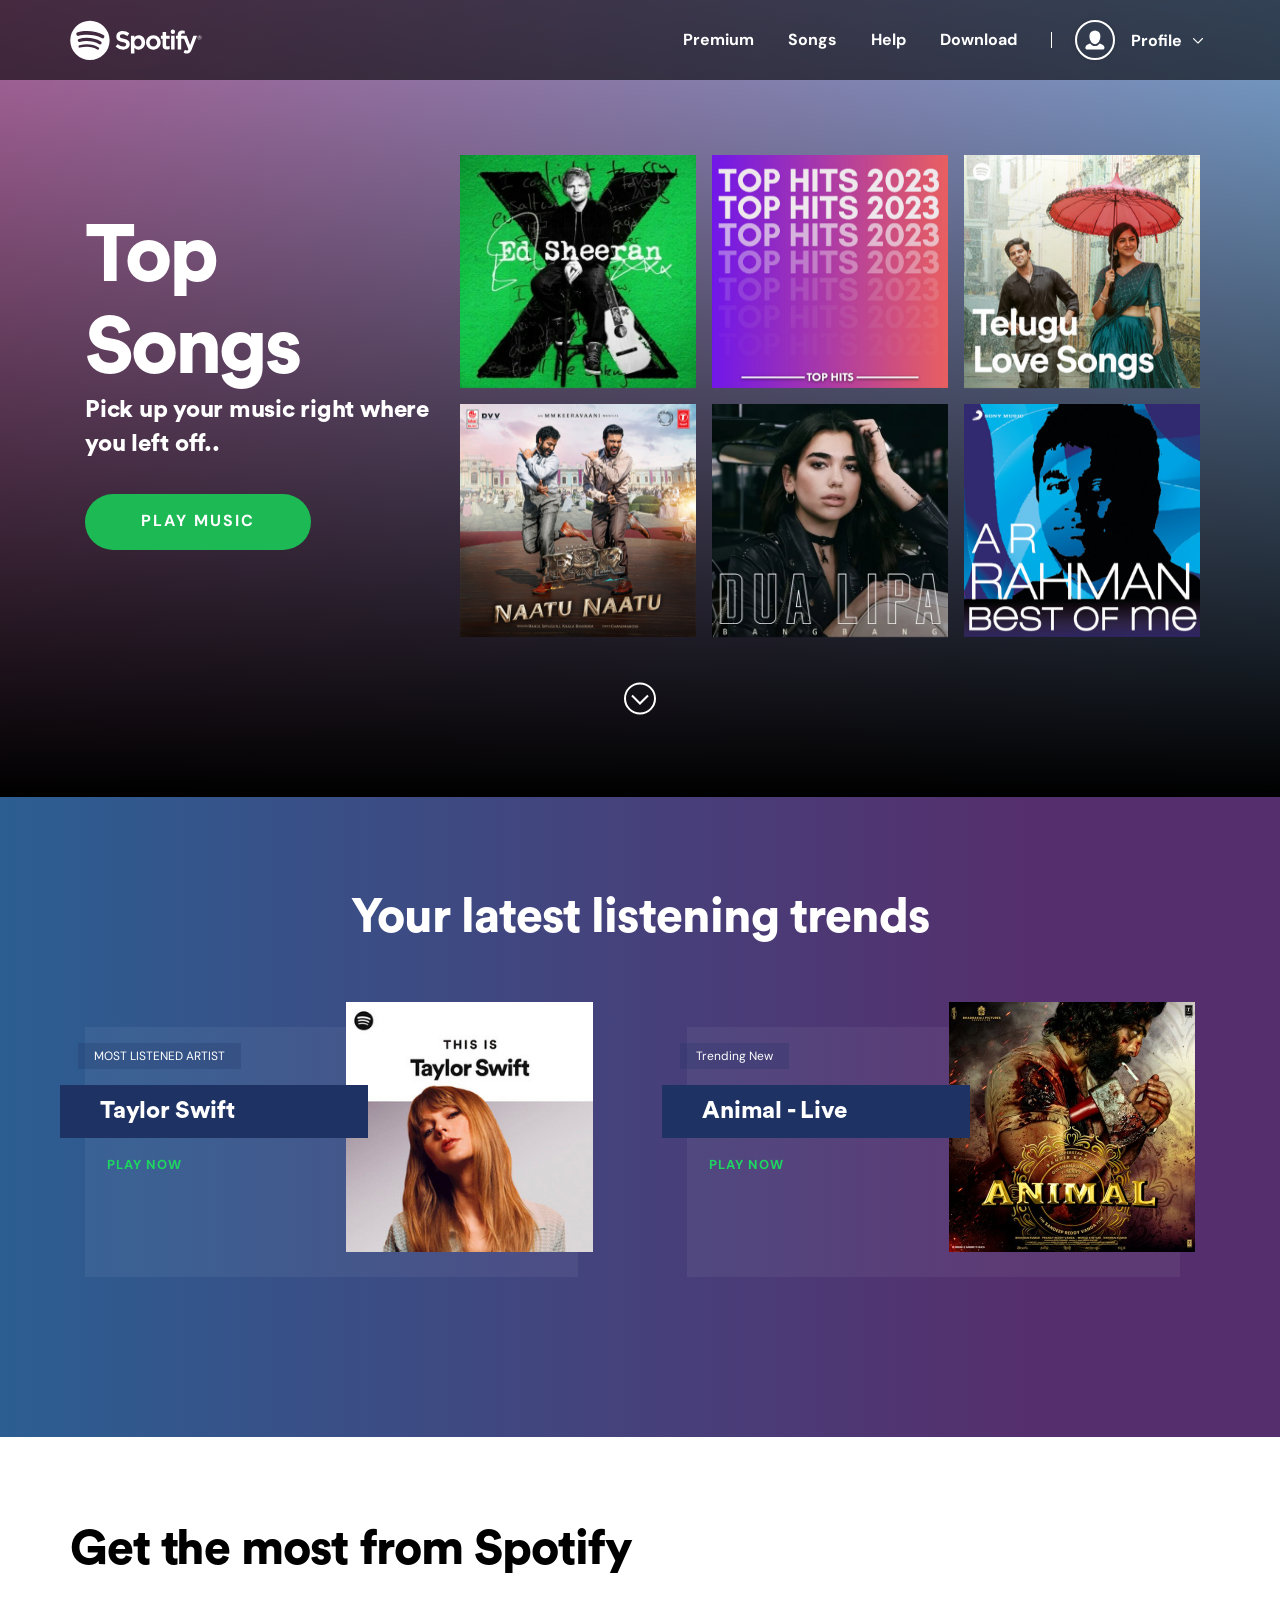
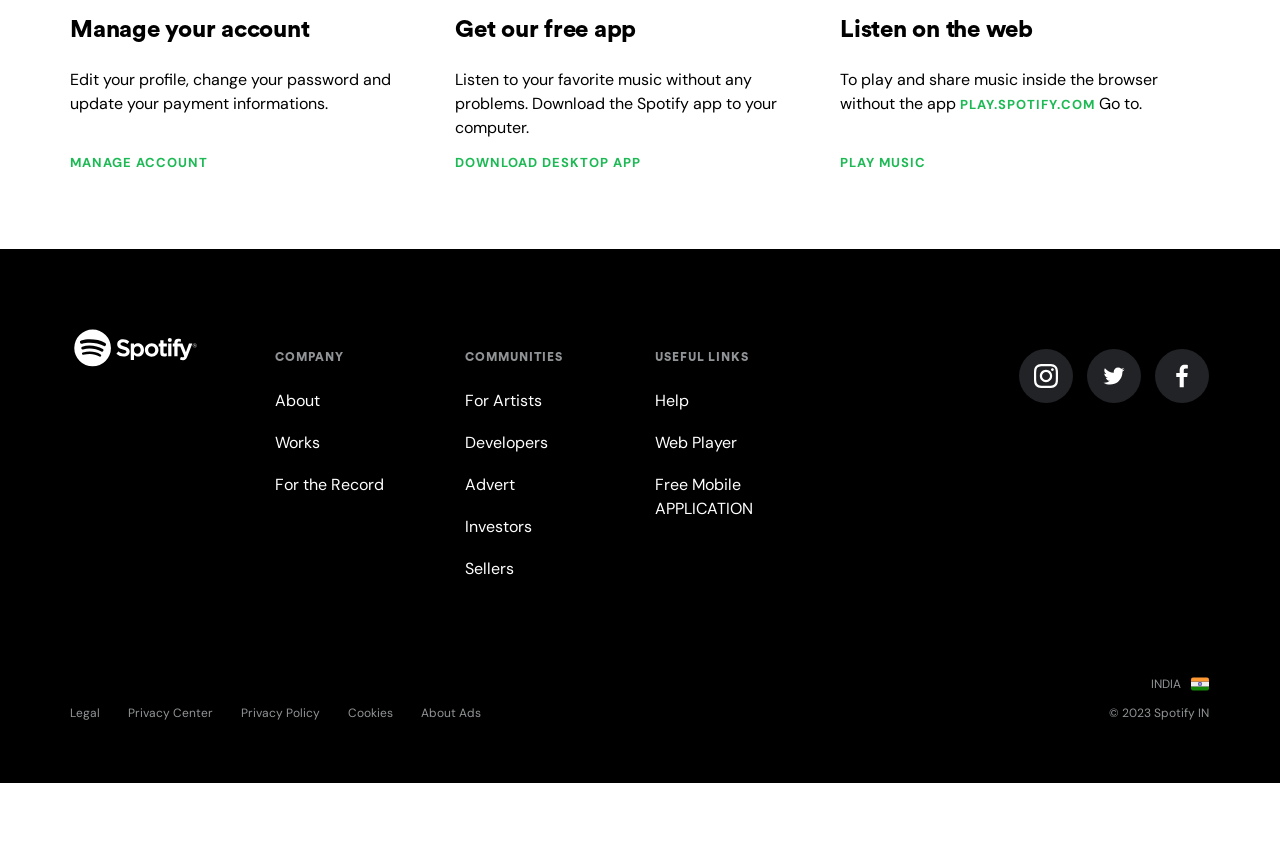
<file: index.html>
<!DOCTYPE html>
<html lang="en">
	<head>
		<meta charset="UTF-8" />
		<meta name="viewport" content="width=device-width, initial-scale=1.0" />
		<link rel="stylesheet" href="./css/main.css" />
		<link rel="stylesheet" href="./css/fonts.css" />
		<link rel="stylesheet" href="./css/animation.css">
		<link rel="stylesheet" href="./css/responsive.css">
		<title>Listening is everything - Spotify</title>
		<link rel="icon" href="https://www.scdn.co/i/_global/favicon.png" />
		<link
			href="https://fonts.googleapis.com/css2?family=DM+Sans:wght@400;500;700&display=swap"
			rel="stylesheet"
		/>
	</head>
	<body>
		<!--Header-->
		<custom-header></custom-header>
		<!--Header-->

		<div class="home_main">
			<div class="hm_gradient-1"></div>
			<div class="hm_gradient-2"></div>
			<div class="container hm_cont">
				<span class="home_text">
					<!-- <small>Recently Songs</small> -->
					<h1 class="">Top Songs</h1>
					<h3>Pick up your music right where you left off..</h3>
					<!-- <a class="green_btn" role="button" href="https://spotify-clone-oguz3.web.app/">Play music</a> -->
					<a class="green_btn" role="button" href="#">Play music</a>
                </span>
                <span class="home_cards">
                    <div class="hm_card opacity_anim">
                        <div class="box">
                            <img src="./assets/b3.jpg" alt="">
                        </div>
                        <div class="box_details">
							<div class="play-icon">
								<a href="Spotify-songs/songs.html">
									<svg id="album-play" viewBox="0 0 25.4 25.4">
										<path fill="#ffffff" d="M12.7,25.4A12.7,12.7,0,1,1,25.4,12.7,12.71,12.71,0,0,1,12.7,25.4Zm0-24A11.3,11.3,0,1,0,24,12.7,11.31,11.31,0,0,0,12.7,1.4Z"></path>
										<path fill="#ffffff" d="M11,16.47,17,13a.34.34,0,0,0,0-.59L11,8.93a.34.34,0,0,0-.51.29v7A.34.34,0,0,0,11,16.47Z"></path>
										<path fill="#ffffff" d="M12.7,25.4A12.7,12.7,0,1,1,25.4,12.7,12.71,12.71,0,0,1,12.7,25.4Zm0-24A11.3,11.3,0,1,0,24,12.7,11.31,11.31,0,0,0,12.7,1.4Z"></path>
										<path fill="#ffffff" d="M11,16.47,17,13a.34.34,0,0,0,0-.59L11,8.93a.34.34,0,0,0-.51.29v7A.34.34,0,0,0,11,16.47Z"></path>
									</svg>
								</a>
							</div>
							<h2>Ed sheeran</h2>
						</div>
                    </div>
                    <div class="hm_card opacity_anim-1d">
                        <div class="box">
                            <img src="./assets/b1.jfif" alt="">
                        </div>
                        <div class="box_details">
							<div class="play-icon">
								<a href="Spotify-songs/songs.html">
									<svg id="album-play" viewBox="0 0 25.4 25.4">
										<path fill="#ffffff" d="M12.7,25.4A12.7,12.7,0,1,1,25.4,12.7,12.71,12.71,0,0,1,12.7,25.4Zm0-24A11.3,11.3,0,1,0,24,12.7,11.31,11.31,0,0,0,12.7,1.4Z"></path>
										<path fill="#ffffff" d="M11,16.47,17,13a.34.34,0,0,0,0-.59L11,8.93a.34.34,0,0,0-.51.29v7A.34.34,0,0,0,11,16.47Z"></path>
										<path fill="#ffffff" d="M12.7,25.4A12.7,12.7,0,1,1,25.4,12.7,12.71,12.71,0,0,1,12.7,25.4Zm0-24A11.3,11.3,0,1,0,24,12.7,11.31,11.31,0,0,0,12.7,1.4Z"></path>
										<path fill="#ffffff" d="M11,16.47,17,13a.34.34,0,0,0,0-.59L11,8.93a.34.34,0,0,0-.51.29v7A.34.34,0,0,0,11,16.47Z"></path>
									</svg>
								</a>
							</div>
							<h2> Top Songs 2023</h2>
						</div>
                    </div>
                    <div class="hm_card opacity_anim-2d">
                        <div class="box">
                            <img src="./assets/b5.jfif" alt="">
                        </div>
                        <div class="box_details">
							<div class="play-icon">
								<a href="Spotify-songs/songs.html#8">
									<svg id="album-play" viewBox="0 0 25.4 25.4">
										<path fill="#ffffff" d="M12.7,25.4A12.7,12.7,0,1,1,25.4,12.7,12.71,12.71,0,0,1,12.7,25.4Zm0-24A11.3,11.3,0,1,0,24,12.7,11.31,11.31,0,0,0,12.7,1.4Z"></path>
										<path fill="#ffffff" d="M11,16.47,17,13a.34.34,0,0,0,0-.59L11,8.93a.34.34,0,0,0-.51.29v7A.34.34,0,0,0,11,16.47Z"></path>
										<path fill="#ffffff" d="M12.7,25.4A12.7,12.7,0,1,1,25.4,12.7,12.71,12.71,0,0,1,12.7,25.4Zm0-24A11.3,11.3,0,1,0,24,12.7,11.31,11.31,0,0,0,12.7,1.4Z"></path>
										<path fill="#ffffff" d="M11,16.47,17,13a.34.34,0,0,0,0-.59L11,8.93a.34.34,0,0,0-.51.29v7A.34.34,0,0,0,11,16.47Z"></path>
									</svg>
								</a>
							</div>
							<h2>Telugu songs</h2>
						</div>
                    </div>
                    <div class="hm_card opacity_anim">
                        <div class="box">
                            <img src="./assets/b8.jfif" alt="">
                        </div>
                        <div class="box_details">
							<div class="play-icon">
								<a href="https://open.spotify.com/album/1zRi3hQRS6HAUCf84qMnN8">
									<svg id="album-play" viewBox="0 0 25.4 25.4">
										<path fill="#ffffff" d="M12.7,25.4A12.7,12.7,0,1,1,25.4,12.7,12.71,12.71,0,0,1,12.7,25.4Zm0-24A11.3,11.3,0,1,0,24,12.7,11.31,11.31,0,0,0,12.7,1.4Z"></path>
										<path fill="#ffffff" d="M11,16.47,17,13a.34.34,0,0,0,0-.59L11,8.93a.34.34,0,0,0-.51.29v7A.34.34,0,0,0,11,16.47Z"></path>
										<path fill="#ffffff" d="M12.7,25.4A12.7,12.7,0,1,1,25.4,12.7,12.71,12.71,0,0,1,12.7,25.4Zm0-24A11.3,11.3,0,1,0,24,12.7,11.31,11.31,0,0,0,12.7,1.4Z"></path>
										<path fill="#ffffff" d="M11,16.47,17,13a.34.34,0,0,0,0-.59L11,8.93a.34.34,0,0,0-.51.29v7A.34.34,0,0,0,11,16.47Z"></path>
									</svg>
								</a>
							</div>
							<h2>India Rock</h2>
						</div>
                    </div>
                    <div class="hm_card opacity_anim-1d">
                        <div class="box">
                            <img src="./assets/b7.webp" alt="">
                        </div>
                        <div class="box_details">
							<div class="play-icon">
								<a href="https://open.spotify.com/artist/6M2wZ9GZgrQXHCFfjv46we">
									<svg id="album-play" viewBox="0 0 25.4 25.4">
										<path fill="#ffffff" d="M12.7,25.4A12.7,12.7,0,1,1,25.4,12.7,12.71,12.71,0,0,1,12.7,25.4Zm0-24A11.3,11.3,0,1,0,24,12.7,11.31,11.31,0,0,0,12.7,1.4Z"></path>
										<path fill="#ffffff" d="M11,16.47,17,13a.34.34,0,0,0,0-.59L11,8.93a.34.34,0,0,0-.51.29v7A.34.34,0,0,0,11,16.47Z"></path>
										<path fill="#ffffff" d="M12.7,25.4A12.7,12.7,0,1,1,25.4,12.7,12.71,12.71,0,0,1,12.7,25.4Zm0-24A11.3,11.3,0,1,0,24,12.7,11.31,11.31,0,0,0,12.7,1.4Z"></path>
										<path fill="#ffffff" d="M11,16.47,17,13a.34.34,0,0,0,0-.59L11,8.93a.34.34,0,0,0-.51.29v7A.34.34,0,0,0,11,16.47Z"></path>
									</svg>
								</a>
							</div>
							<h2>Dua Lipa</h2>
						</div>
                    </div>
                    <div class="hm_card opacity_anim-2d">
                        <div class="box">
                            <img src="./assets/b4.jfif" alt="">
                        </div>
                        <div class="box_details">
							<div class="play-icon">
								<a href="https://open.spotify.com/artist/1mYsTxnqsietFxj1OgoGbG">
									<svg id="album-play" viewBox="0 0 25.4 25.4">
										<path fill="#ffffff" d="M12.7,25.4A12.7,12.7,0,1,1,25.4,12.7,12.71,12.71,0,0,1,12.7,25.4Zm0-24A11.3,11.3,0,1,0,24,12.7,11.31,11.31,0,0,0,12.7,1.4Z"></path>
										<path fill="#ffffff" d="M11,16.47,17,13a.34.34,0,0,0,0-.59L11,8.93a.34.34,0,0,0-.51.29v7A.34.34,0,0,0,11,16.47Z"></path>
										<path fill="#ffffff" d="M12.7,25.4A12.7,12.7,0,1,1,25.4,12.7,12.71,12.71,0,0,1,12.7,25.4Zm0-24A11.3,11.3,0,1,0,24,12.7,11.31,11.31,0,0,0,12.7,1.4Z"></path>
										<path fill="#ffffff" d="M11,16.47,17,13a.34.34,0,0,0,0-.59L11,8.93a.34.34,0,0,0-.51.29v7A.34.34,0,0,0,11,16.47Z"></path>
									</svg>
								</a>
							</div>
							<h2>Love Songs</h2>
						</div>
                    </div>
                </span>
            </div>
            <div class="container">
                <div class="arrow-scroll-down slide-top">
                    <a href="#last_listen">
						<svg id="arrow-scroll-down" viewBox="0 0 32 32">
							<polygon fill="#ffffff" points="15.98 22.43 7.28 13.73 8.7 12.32 15.98 19.6 23.28 12.3 24.7 13.72 15.98 22.43"></polygon>
							<path fill="#ffffff" d="M16,32A16,16,0,1,1,32,16,16,16,0,0,1,16,32ZM16,2A14,14,0,1,0,30,16,14,14,0,0,0,16,2Z"></path>
						</svg>
					</a>
                </div>
            </div>
        </div>
        
        <div id="last_listen" class="last_listen">
            <div class="container">
                <h1>
Your latest listening trends</h1>
                <div class="ll_row">
                    <span >
                        <div class="ll_card">
                            <span class="txt">
                                <h5>MOST LISTENED ARTIST</h5>
                                <h2>Taylor Swift</h2>
                                <a href="Spotify-songs/songs.html">PLAY NOW</a>
                            </span>
                            <span class="img">
                                <img src="./assets/b2.png" alt="">
                            </span>
                            <span class="bg_filt"></span>
                        </div>
                    </span>
                    <span >
                        <div class="ll_card">
                            <span class="txt">
                                <h5>Trending New</h5>
                                <h2>Animal - Live</h2>
                                <a href="Spotify-songs/songs.html">PLAY NOW</a>
                            </span>
                            <span class="img">
                                <img src="./assets/b9.jpg" alt="">
                            </span>
                            <span class="bg_filt"></span>
                        </div>
                    </span>
                </div>
            </div>
		</div>
		
		<div class="home_links">
			<div class="container">
				<h1 class="title-1">Get the most from Spotify</h1>
			</div>
			<div class="container links">
				<div class="account_link">
					<h3 class="subtitle-1">Manage your account</h3>
					<p class="parag-1">Edit your profile, change your password and update your payment informations.</p>
					<a class="a_link" href="">MANAGE ACCOUNT</a>
				</div>
				<div class="app_link">
					<h3 class="subtitle-1">Get our free app</h3>
					<p class="parag-1">Listen to your favorite music without any problems. Download the Spotify app to your computer.</p>
					<a class="a_link" href="">DOWNLOAD DESKTOP APP</a>
				</div>
				<div class="web_link">
					<h3 class="subtitle-1">Listen on the web</h3>
					<p class="parag-1">To play and share music inside the browser without the app <a class="a_link" href="">play.spotify.com</a> Go to.</p>
					<a class="a_link" href="https://spotify-clone-oguz3.web.app/">play music</a>
				</div>
			</div>
		</div>

		<!--Footer-->
		<custom-footer></custom-footer>
		<!--Footer-->

		<div id="opacity" class="opacity"></div>
		<script src="./component/header.js"></script>
		<script src="./component/footer.js"></script>
		<script src="./js/main.js"></script>
	</body>
</html>
</file>
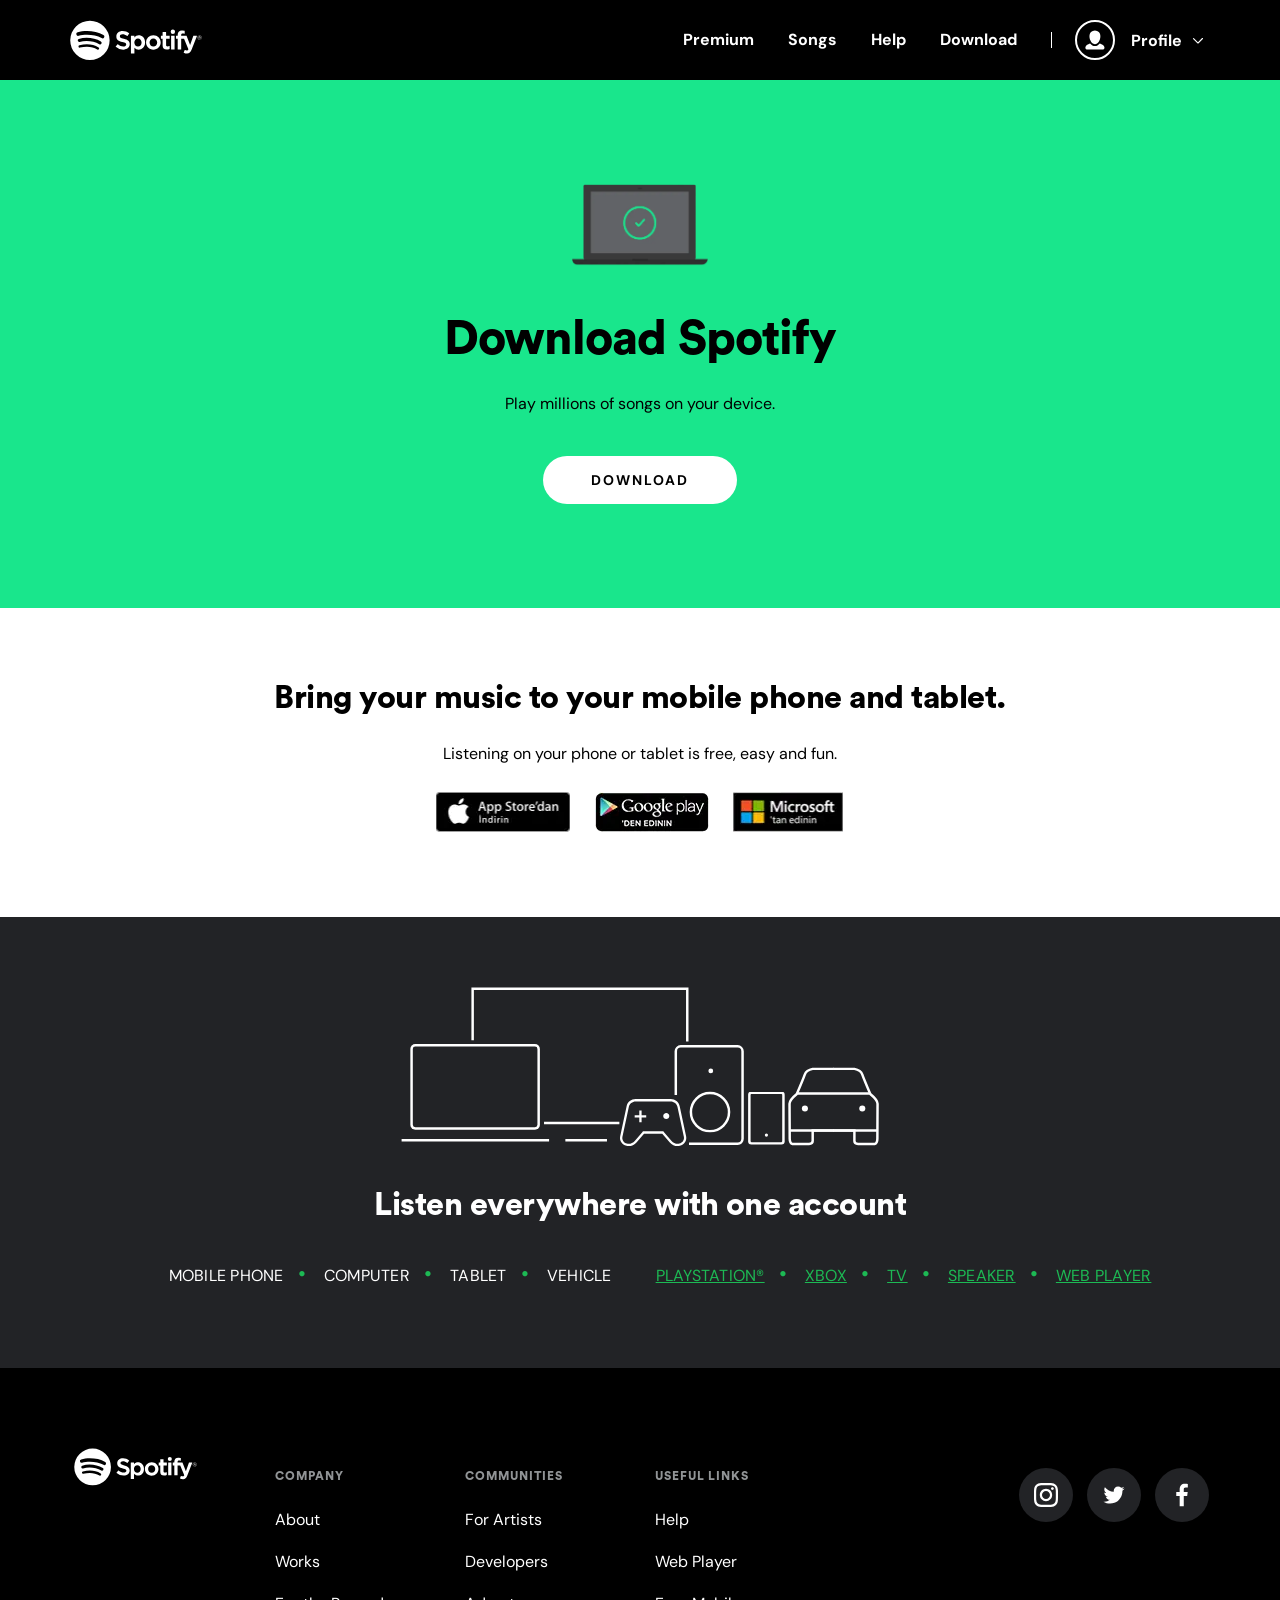
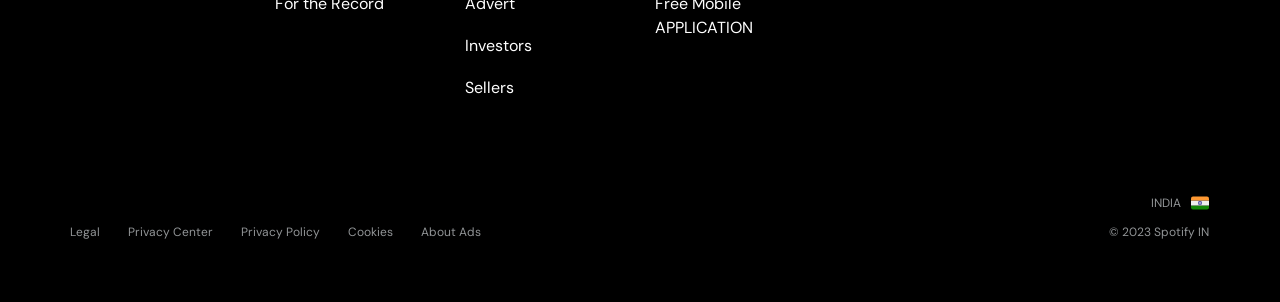
<file: download.html>
<!DOCTYPE html>
<html lang="en">
	<head>
		<meta charset="UTF-8" />
		<meta name="viewport" content="width=device-width, initial-scale=1.0" />
		<link rel="stylesheet" href="./css/main.css" />
		<link rel="stylesheet" href="./css/fonts.css" />
		<link rel="stylesheet" href="./css/animation.css">
		<link rel="stylesheet" href="./css/responsive.css">
		<title>Download for Windows - Spotify</title>
		<link rel="icon" href="https://www.scdn.co/i/_global/favicon.png" />
		<link
			href="https://fonts.googleapis.com/css2?family=DM+Sans:wght@400;500;700&display=swap"
			rel="stylesheet"
		/>
		<style>
			header {
				background-color: black;
				position: relative;
			}
		</style>
	</head>
	<body>
		<!--Header-->
		<custom-header></custom-header>
		<!--Header-->

		<!--Download-->
		<div class="download">
			<div class="container">
				<img src="./assets/laptop.webp" alt="">
				<h1 class="title-1">Download Spotify</h1>
				<p>Play millions of songs on your device.</p>
				<a class="black_btn" href="#">DOWNLOAD</a>
			</div>
		</div>
		<!--Download-->

		<!--Phone & Tablet-->
		<div class="phoneNtablet">
			<div class="container">
				<h3 class="title-1">Bring your music to your mobile phone and tablet.</h3>
				<p>Listening on your phone or tablet is free, easy and fun.</p>
				<div class="storebox">
					<a href=""><img src="./assets/appstore.webp" alt=""></a>
					<a href=""><img src="./assets/googleplay.webp" alt=""></a>
					<a href=""><img src="./assets/microsoft.webp" alt=""></a>
				</div>
			</div>
		</div>
		<!--Phone & Tablet-->

		<!--Everywhere-->
		<div class="Everywhere">
			<div class="container">
				<img src="./assets/all-devices.svg" alt="">
				<h3 class="title-1">Listen everywhere with one account</h3>
<ul class="platform_name">
<li>MOBILE PHONE</li>
<li>COMPUTER</li>
<li>TABLET</li>
<li>VEHICLE</li>
</ul>
<ul class="platform_link">
<li><a href="">PLAYSTATION®</a></li>
<li><a href="">XBOX</a></li>
<li><a href="">TV</a></li>
<li><a href="">SPEAKER</a></li>
<li><a href="">WEB PLAYER</a></li>
</ul>
			</div>
		</div>
		<!--Everywhere-->

		<!--Footer-->
		<custom-footer></custom-footer>
		<!--Footer-->

		<div id="opacity" class="opacity"></div>
		<script src="./component/header.js"></script>
		<script src="./component/footer.js"></script>
		<script src="./js/main.js"></script>
	</body>
</html>
</file>
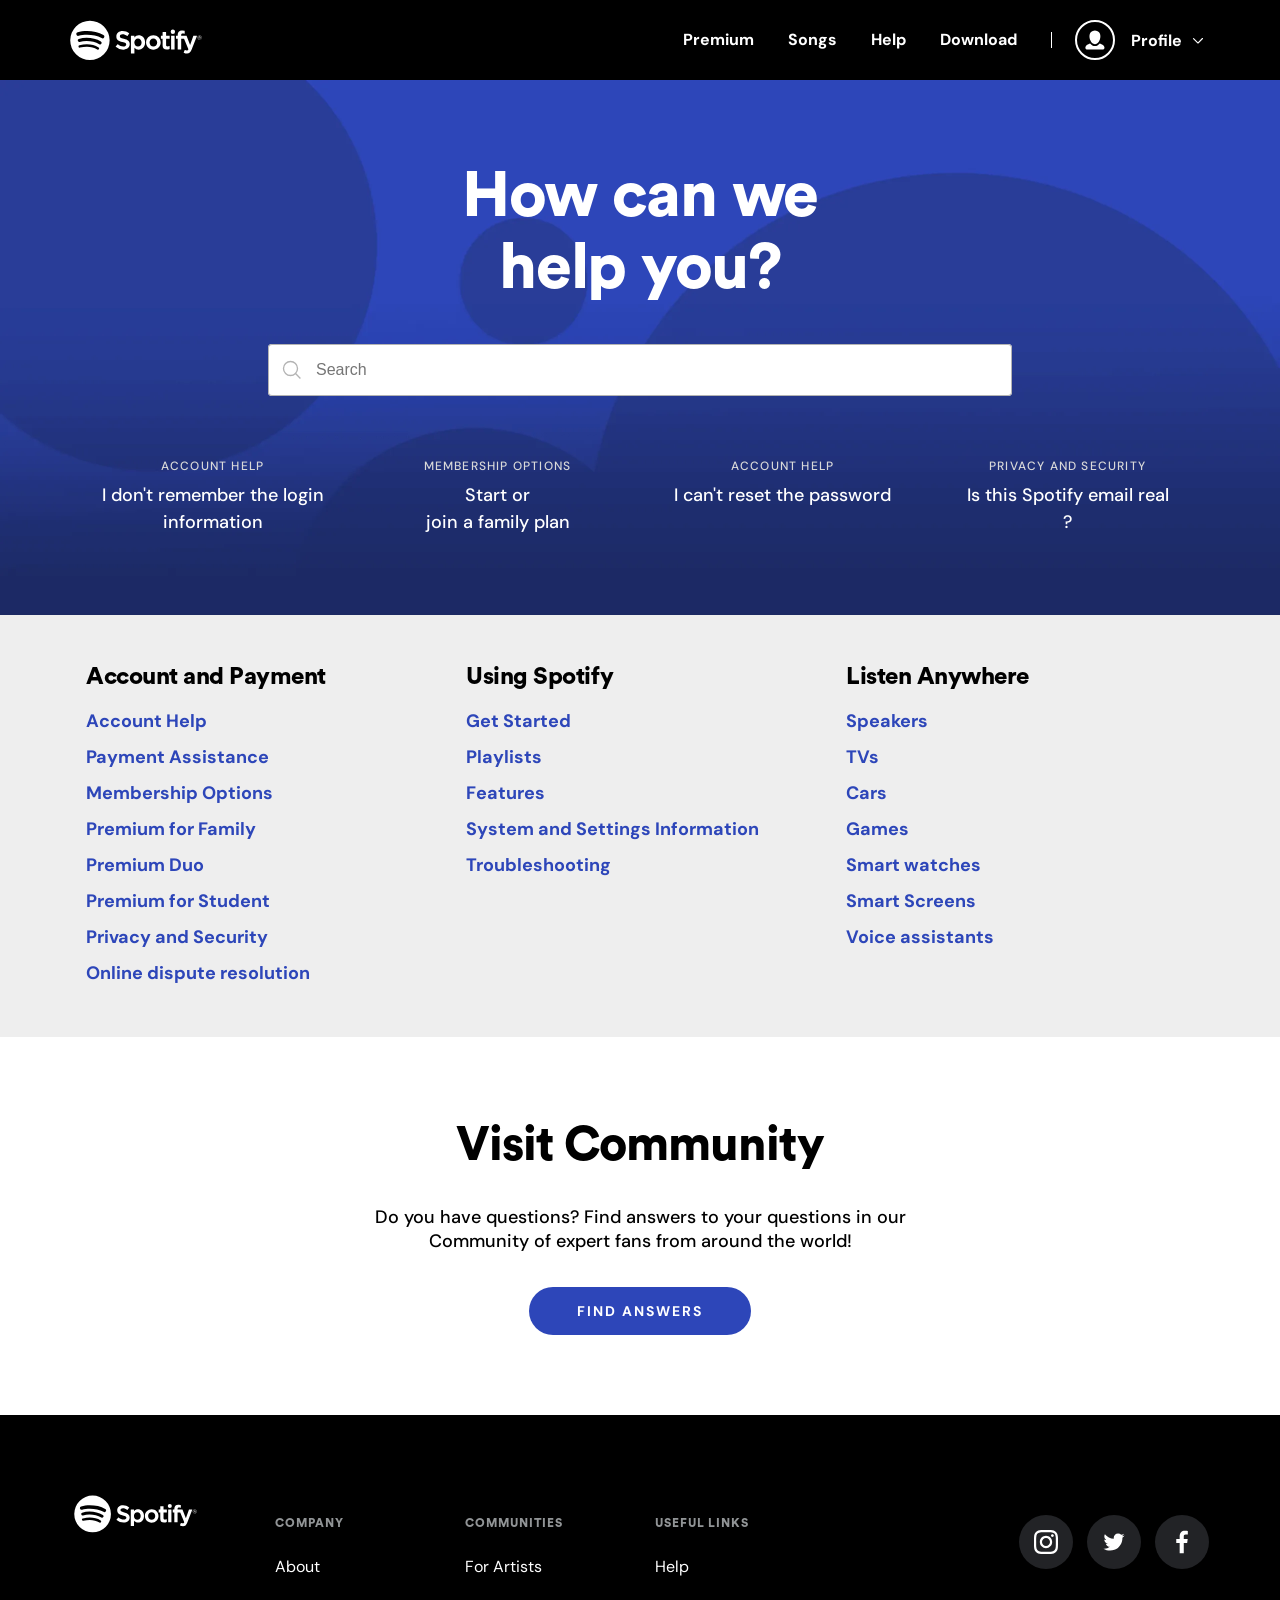
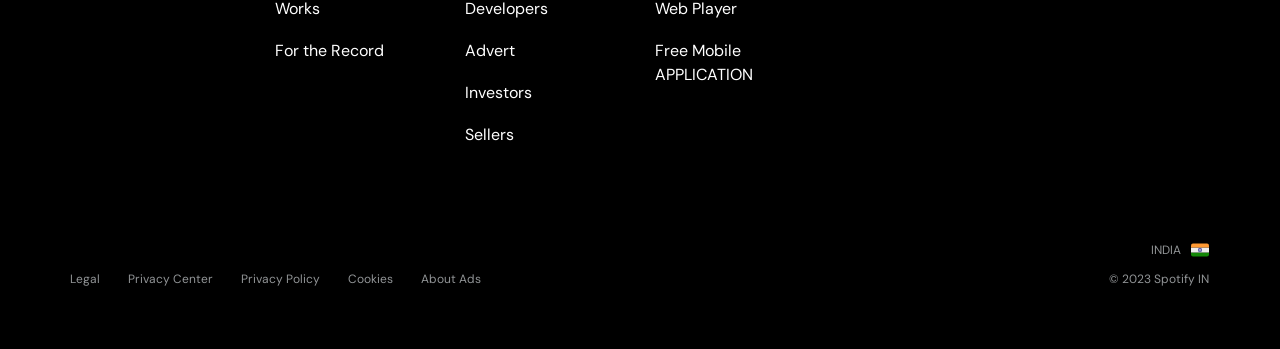
<file: help.html>
<!DOCTYPE html>
<html lang="en">
	<head>
		<meta charset="UTF-8" />
		<meta name="viewport" content="width=device-width, initial-scale=1.0" />
		<link rel="stylesheet" href="./css/main.css" />
		<link rel="stylesheet" href="./css/fonts.css" />
		<link rel="stylesheet" href="./css/animation.css">
		<link rel="stylesheet" href="./css/responsive.css">
		<title>Help - Spotify</title>
		<link rel="icon" href="https://www.scdn.co/i/_global/favicon.png" />
		<link
			href="https://fonts.googleapis.com/css2?family=DM+Sans:wght@400;500;700&display=swap"
			rel="stylesheet"
		/>
		<style>
			header {
				background-color: black;
				position: relative;
			}
		</style>
	</head>
	<body>
		<!--Header-->
		<custom-header></custom-header>
		<!--Header-->

		<!--Search-->
		<div class="Search">
			<div class="container">
				<div class="search-box">
<h1 class="title-1">How can we <br> help you?</h1>
<div class="searchInputBox">
<div class="seacrhIcon">
<svg xmlns="http://www.w3.org/2000/svg" role="img" focusable="false" height="24" width="24" viewBox="0 0 24 24" class=" " aria-label="Search icon">
<line x1="15.54" y1="15.54" x2="20.41" y2="20.41" stroke="#181818"/>
<circle cx="10.5" cy="10.5" r="7" fill="none" stroke="#181818"/>
</svg>
</div>
<input type="text" class="search-input" aria-label="Search" placeholder="Search" autocomplete="off" value="">
</div>
</div>
<div class="top-solution">
<div class="top-solution-inner">
<h3>ACCOUNT HELP</h3>
<a href="">I don't remember the login information</a>
</div>
<div class="top-solution-inner">
<h3>MEMBERSHIP OPTIONS</h3>
<a href="">Start or <br> join a family plan</a>
</div>
<div class="top-solution-inner">
<h3>ACCOUNT HELP</h3>
<a href="">I can't reset the password</a>
</div>
<div class="top-solution-inner">
<h3>PRIVACY AND SECURITY</h3>
<a href="">Is this Spotify email real <br>?</a>
</div>
</div>
</div>
</div>
<!--Search-->

<!--Links-->
<div class="Help-links">
<div class="container">
<div class="links_boxs">
<div class="link_box">
<h3 class="title-1 collapsible">Account and Payment</h3>
<span>
<a href="">Account Help</a>
<a href="">Payment Assistance</a>
<a href="">Membership Options</a>
<a href="">Premium for Family</a>
<a href="">Premium Duo</a>
<a href="">Premium for Student</a>
<a href="">Privacy and Security</a>
<a href="">Online dispute resolution</a>
</span>
</div>
<div class="link_box">
<h3 class="title-1 collapsible">Using Spotify</h3>
<span>
<a href="">Get Started</a>
<a href="">Playlists</a>
<a href="">Features</a>
<a href="">System and Settings Information</a>
<a href="">Troubleshooting</a>
</span>
</div>
<div class="link_box">
<h3 class="title-1 collapsible">Listen Anywhere</h3>
<span>
<a href="">Speakers</a>
<a href="">TVs</a>
<a href="">Cars</a>
<a href="">Games</a>
<a href="">Smart watches</a>
<a href="">Smart Screens</a>
<a href="">Voice assistants</a>
</span>
</div>
</div>
</div>
</div>
<!--Links-->

<!--Visit Community-->
<div class="visitCommunity">
<div class="container">
<h1 class="title-1">Visit Community</h1>
<p>Do you have questions? Find answers to your questions in our Community of expert fans from around the world!</p>
<a class="black_btn" href="#">Find Answers</a>
</div>
</div>
		<!--Visit Community-->

		<!--Footer-->
		<custom-footer></custom-footer>
		<!--Footer-->

		<div id="opacity" class="opacity"></div>
		<script src="./component/header.js"></script>
		<script src="./component/footer.js"></script>
		<script src="./js/main.js"></script>
		<script>
			var coll = document.getElementsByClassName("collapsible");
			var i;
			
			for (i = 0; i < coll.length; i++) {
			  coll[i].addEventListener("click", function() {
				this.classList.toggle("active");
				var content = this.nextElementSibling;
				if (content.style.maxHeight){
				  content.style.maxHeight = null;
				} else {
				  content.style.maxHeight = content.scrollHeight + "px";
				} 
			  });
			}
		</script>
	</body>
</html>
</file>
<file: css/main.css>
:root {
    --fadednav: rgba(0, 0, 0, 0.6);
	--black: #000;
	--white: #fff;
    --faded: #d9dadc;
    --linkgreen: #1DB954;
    --hvrgreen: #1ed760;
    --homebgcolor:#2D46B9;
    --secondary: #919496;
    --premiumblue: #1d75de;
}
html{
    scroll-behavior: smooth;
}
* {
	-webkit-box-sizing: border-box;
	box-sizing: border-box;
}
body {
	margin: 0;
}
.container {
	width: 1170px;
	margin: 0 auto;
	padding: 0 15px;
}
.opacity{
    position: absolute;
    width: 100%;
    height: 100vh;
    top: 0;
    left: 0;
    z-index: -1;
}
.opacity.opa {
    background-color: var(--fadednav);
    z-index: 8;
    overflow-x: hidden;
}
body.opa{
    overflow-y: hidden;
}
/*
    Header
*/
header {
    background-color: var(--fadednav);
    position: fixed;
    right: 0;
    left: 0;
    top: 0;
    z-index: 9;
    transition: .4s;
}
.header {
	display: grid;
	grid-template-columns: 150px auto;
	align-items: center;
    height: 80px;
}
.navigation ul {
	padding: 0px;
	margin: 0px;
	width: fit-content;
	margin-left: auto;
    display: flex;
    align-items: center;
}
.navigation ul li {
    display: inline-block;
    position: relative;
}
.header .logo {
	width: 132px;
	height: 40px;
	display: inline-block;
}
.header .logo svg {
	fill: var(--white);
}
.vertical_separator {
	display: inline-block;
	height: 16px;
	width: 1px;
	background-color: var(--white);
	margin: auto 17px;
}
.profile_btn{
    margin-left: 7px;
    background-color: transparent;
    border: none;
    cursor: pointer;
    -webkit-box-align: center;
    -ms-flex-align: center;
    align-items: center;
    text-decoration: none;
    font: inherit;
    font-weight: 700;
    outline: none;
    display: -webkit-box;
    display: -ms-flexbox;
    display: flex;
    margin: 0;
}
.usericon{
    border: 2px solid var(--white);
    margin: auto 6px auto 10px;
    border-radius: 50%;
    -webkit-box-shadow: 0 0 5px 2px rgba(0, 0, 0, 0.1);
    box-shadow: 0 0 5px 2px rgba(0, 0, 0, 0.1);
    width: 40px;
    height: 40px;
    display: inline-block;
}
.profile_btn .usericon{
    display: inline-block;
}
.usericon svg{
    padding: 7px;
    fill: var(--white);
    height: 100%;
    width: 100%;
}
.profile-title{
    margin: auto 0;
    display: inline-block;
}
.profile-title span{
    margin: auto 0 auto 10px;
    display: inline-block;
    color: var(--white);
}
.profile-title svg{
    margin: auto 0 auto 6px;
    fill: var(--white);
    width: 12px;
    height: 12px;
}
.profile_btn:hover .profile-title span{
    color: var(--hvrgreen);
}
.profile_btn:hover .usericon{
    border-color: var(--hvrgreen);
}
.profile_btn:hover .usericon svg,
.profile_btn:hover .profile-title svg{
    fill: var(--hvrgreen);
}
.profileMenu{
    display: none;
    position: absolute;
    top: 100%;
    margin-top: 8px;
    right: -11px;
}
.profileMenu.active{
    display: block !important;
}
.profile-title svg.transform{
    transform: rotateZ(180deg);
}
.profileMenu ul{
    margin: 2px 0 0;
    background-color: var(--white);
    border-radius: 3px;
    -webkit-box-shadow: 0 0 30px 0 rgba(0, 0, 0, 0.2);
    box-shadow: 0 0 30px 0 rgba(0, 0, 0, 0.2);
    padding: 10px 0;
    display: -webkit-box;
    display: -ms-flexbox;
    display: flex;
    -webkit-box-orient: vertical;
    -webkit-box-direction: normal;
    -ms-flex-direction: column;
    flex-direction: column;
    align-items: baseline;
    min-width: 160px;
}
.profileMenu ul:before{
    border-left: 16px solid transparent;
    border-right: 16px solid transparent;
    right: 7px;
    border-bottom: 16px solid var(--white);
    content: "";
    display: block;
    position: absolute;
    width: 0;
    height: 0;
    top: -12px;
}
.profileMenu ul li{
    padding: 0;
    display: block;
    letter-spacing: 0;
}
.profileMenu ul li a{
    padding: 4px 16px 3px;
    display: block;
    line-height: 1.5;
    font-size: 16px;
    font-weight: 700;
    color: var(--black);
    text-align: left;
}
.profileMenu ul li a.faded{
    color: var(--secondary);
}
.profileMenu ul li a:hover{
    color: var(--hvrgreen);
}
.profile_icon-mobile{
    margin-left: auto;
    display: none;
    align-items: center;
}
.container-togg{
	display: none;
    cursor: pointer;
    margin-left: auto;
    position: relative;
    z-index: 99;
}
.usericon {
	display: none;
    cursor: pointer;
    margin-left: auto;
    position: relative;
}
.bar1,
.bar2,
.bar3 {
	width: 22px;
	height: 3px;
	background-color:var(--white);
	margin: 4px 0;
    transition: 0.2s;
    border-radius: 1px;
}
.change .bar1 {
	-webkit-transform: rotate(-45deg) translate(-4px, 2px);
	transform: rotate(-45deg) translate(-4px, 2px);
}
.change .bar2 {
	opacity: 0;
}
.change .bar3 {
	-webkit-transform: rotate(45deg) translate(-7px, -7px);
	transform: rotate(45deg) translate(-7px, -7px);
}
.sidenav {
	height: 100%;
	width: 0;
	position: fixed;
	z-index: 9;
	top: 0;
	right: 0;
	background-color: var(--black);
	overflow-x: hidden;
    transition: 0.25s;
    transition-timing-function: ease-in;
    opacity: 0;
    border-width: 0;
    margin: 0;
    padding: 38px 0px 38px 0px;
    max-width: 100vw !important;
}
.sidenav ul{
    margin: 0;
    padding: 0;
    display: inline;
    list-style: none;
}
.sidenav ul li{
    margin: 0;
    display: block;
}
.sidenav .h_separator{
    margin: 18px 0 40px;
    height: 2px;
    width: 20px;
    background-color: var(--white);
}
.sidenav-logo{
    display: inline-block;
    height: 27px;
    width: 89px;
    position: absolute;
    bottom: 38px;
    left: 38px;
}
.sidenav-logo svg{
    fill: var(--white);
}
.sidenav.open {
    width: 447px !important;
    opacity: 1 !important;
    padding: 38px !important;
}
/*
    Header
*/

.home_main{
    width: 100%;
    position: relative;
    overflow: hidden;
    margin-top: -80px;
}
.hm_gradient-1{
    width: 100%;
    height: 100%;
    position: absolute;
    background-color: #509BF5;
    background-image: -webkit-gradient(linear, left top, right top, from(#c074b2), to(#8ab5e8));
    background-image: linear-gradient(90deg, #c074b2, #8ab5e8);
}
.hm_gradient-2{
    width: 100%;
    height: 100%;
    position: absolute;
    background-image: -webkit-gradient(linear, left top, left bottom, from(transparent), to(#000));
    background-image: linear-gradient(transparent, #000);
}
.hm_cont{
    display: grid;
    grid-template-columns: 4fr 8fr;
    margin-top: 235px;
    position: relative;
}
.home_text{
    display: flex;
    flex-direction: column;
    align-self: center;
    align-items: baseline;
    padding-left: 15px;
    padding-right: 15px;
}
.green_btn{
    display: inline-block;
    margin: 32px 0;
    font-size: 16px;
    line-height: 1;
    border-radius: 50px;
    padding: 19px 56px 21px;
    color: var(--white);
    background-color: #1DB954;
    transition-duration: .3s;
    border-width: 0;
    letter-spacing: 2px;
    min-width: 160px;
    text-transform: uppercase;
    white-space: normal;
    border-radius: 50px;
    font-weight: 700;
    cursor: pointer;
}
.green_btn:hover{
    background-color: var(--hvrgreen);
}
.black_btn{
    display: inline-block;
    margin: 40px 0;
    font-size: 14px;
    line-height: 1;
    border-radius: 50px;
    padding: 17px 48px;
    color: var(--white);
    background-color: rgb(25, 20, 20);
    border: 2px solid rgb(25, 20, 20) !important;
    transition-duration: .3s;
    border-width: 0;
    letter-spacing: 2px;
    min-width: 160px;
    text-transform: uppercase;
    white-space: normal;
    border-radius: 50px;
    font-weight: 700;
    cursor: pointer;
}
.black_btn:hover{
    transform: scale(1.04);
    background-color: rgb(83, 79, 79);
}
.home_cards{
    display: grid;
    grid-template-columns: 1fr 1fr 1fr;
    grid-template-rows: 233px 233px;
    column-gap: 16px;
    row-gap: 16px;
    padding-left: 10px;
    padding-right: 10px;
    margin: 0px;
}
.hm_card{
    position: relative;
    cursor: pointer;
}
.box img {
    width: 100%;
    height: 233px;
    object-fit: cover;
}
.box_details{
    position: absolute;
    top: 0;
    left: 0;
    width: 100%;
    height: 100%;
    z-index: 1;
    display: flex;
    flex-direction: column;
    align-items: center;
    justify-content: center;
    transition: all 0.2s ease-in-out;
    background: rgba(0, 0, 0, 0.8);
    opacity: 0;
}
.play-icon{
    width: 25px;
    height: 25px;
}
.hm_card:hover .box_details{
    opacity: 1;
}
.arrow-scroll-down{
    width: 32px;
    height: 43px;
    display: block;
    margin: 0 auto;
    padding-top: 40px;
    padding-bottom: 120px;
}
.arrow-scroll-down svg{
    fill: #fff;
    width: 32px;
    height: 43px;
    position: relative;
}
.last_listen{
    background-color: #1E3264;
    background-image: -webkit-gradient(linear, left top, right top, from(#2c5e92), color-stop(80%, #552f6d));
    background-image: linear-gradient(90deg, #2c5e92 0%, #552f6d 80%);
}
.last_listen .container{
    padding-top: 60px;
    padding-bottom: 160px;
}
.last_listen .ll_row{
    display: grid;
    grid-template-columns: 45% 45%;
    justify-content: space-between;
    padding-left: 15px;
    padding-right: 30px;
}
.last_listen .ll_card{
    display: grid;
    grid-template-columns: 50% 50%;
    grid-template-rows: 250px;
    position: relative;
}
.last_listen .ll_card img{
    width: 100%;
    height: 100%;
    object-fit: cover;
}
.last_listen .ll_card .txt{
    position: relative;
    z-index: 3;
}
.last_listen .ll_card .img{
    position: relative;
    z-index: 2;
    position: relative;
    left: 15px;
    bottom: 25px;
}
.last_listen .bg_filt{
    position: absolute;
    z-index: 1;
    width: 100%;
    height: 100%;
    left: 0;
    top: 0;
    background-color: #ffffff;
    opacity: 0.05;
}
.home_links{
    padding-top: 60px;
    padding-bottom: 80px;
}
.home_links .container.links{
    display: grid;
    grid-template-columns: 1fr 1fr 1fr;
    column-gap: 15px;
}
.home_links .account_link,
.home_links .app_link,
.home_links .web_link{
    display: flex;
    flex-direction: column;
}
.home_links .account_link a,
.home_links .app_link a,
.home_links .web_link a{
    margin-top: auto;
}
.premium-head{
    background-color: var(--premiumblue);
    padding-top: 80px;
}
.premium-head .container{
    padding: 141px 15px;
}
.why-premium{
    padding: 75px 0px 110px 0px;
}
.why-cards{
    display: grid;
    grid-template-columns: 1fr 1fr 1fr 1fr;
    column-gap: 15px;
    margin-top: 72px;
}
.premium-plans{
    padding: 75px 0px;

    background: rgb(248, 248, 248);
}
.plans-container{
    display: grid;
    grid-template-columns: 1fr 1fr 1fr 1fr;
    column-gap: 15px;
    margin-top: 75px;
    margin-bottom: 132px;
}
/*Download*/
.download{
    background-color: #19e68c;
    padding: 40px 15px 104px;
}
.download .container{
    text-align: center;
}
.download img{
    width: 136px;
    margin-bottom: 40px;
    margin-top: 64px;
}
.download h1{
    margin: 0;
    padding-bottom: 24px;
}
.download p{
    padding: 0px 0px 1em;
    margin-top: 0px;
    font-size: 16px;
    font-weight: 400;
    line-height: 24px;
    margin-bottom: 24px;
}
.download .black_btn{
    background-color: white;
    color: #000;
    border: 0 !important;
    margin: 0;
    min-width: auto;
}
.phoneNtablet{
    background-color: white;
    padding: 70px 15px;
}
.phoneNtablet .container{
    text-align: center;
}
.phoneNtablet h3{
    font-size: 32px;
    line-height: 40px;
    letter-spacing: -0.5px;
    margin: 0;
    padding: 0px 0px 0.75em;
}
.phoneNtablet p{
    padding: 0px 0px 1em;
    margin-top: 0px;
    margin-bottom: 0px;
    font-size: 16px;
    font-weight: 400;
    line-height: 24px;
}
.phoneNtablet .storebox a{
    display: inline-block;
    margin: 10px;
}
.Everywhere{
    background-color: rgb(34, 35, 38);
    padding: 70px 15px 50px;
}
.Everywhere .container{
    text-align: center;
}
.Everywhere img{
    width: 100%;
    max-width: 560px;
    margin-bottom: 20px;
    padding: 0px 40px;
}
.Everywhere h3{
    font-size: 32px;
    line-height: 40px;
    letter-spacing: -0.5px;
    color: white;
    padding: 0px 0px 0.75em;
    margin-top: 0px;
    margin-bottom: 0px;
}
.Everywhere .platform_name,
.Everywhere .platform_link{
    display: inline-block;
}
.Everywhere .platform_name li,
.Everywhere .platform_link li{
    display: inline-block;
    color: white;
    margin-top: -6px;
    font-size: 16px;
    font-weight: 400;
    line-height: 20px;
    letter-spacing: 0.25px;
    padding-bottom: 1em;
}
.Everywhere .platform_name li:not(:last-child)::after,
.Everywhere .platform_link li:not(:last-child)::after {
    font-size: 22px;
    content: "•";
    padding-left: 14px;
    padding-right: 14px;
    color: rgb(29, 185, 84);
}
.Everywhere .platform_link li a{
    color: rgb(29, 185, 84);
    text-decoration: underline;
}
/*Download*/
/*Help*/
.Search{
    padding: 0 8px 24px;
    background: url(../assets/search-mobile.webp) top/100% no-repeat #1c2963;
}
@media (min-width: 768px){
    .Search{
        background-image: url(../assets/search-desktop.webp);
    }
}
.Search .container{
    text-align: center;
    text-align: -webkit-center;
}
.Search h1{
    padding: 80px 0 40px;
    font-size: 64px;
    line-height: 72px;
    margin: 0;
    color: white;
}
.searchInputBox{
    position: relative;
    width: 744px;
}
.seacrhIcon{
    position: absolute;
    top: 50%;
    transform: translateY(-50%);
    color: rgb(179, 179, 179);
    left: 12px;
    height: 24px;
}
.seacrhIcon svg{
    stroke-width: 1pt;
    color: rgb(179, 179, 179);
}
.seacrhIcon [stroke="#181818"] {
    stroke: currentcolor;
}
.searchInputBox .search-input{
    appearance: none;
    background-image: none;
    border: 0px;
    display: block;
    font-size: 16px;
    font-weight: 400;
    line-height: 24px;
    letter-spacing: 0px;
    width: 100%;
    box-sizing: border-box;
    -webkit-tap-highlight-color: rgba(0, 0, 0, 0);
    margin-top: 0px;
    border-radius: 4px;
    padding: 14px;
    background-color: rgb(255, 255, 255);
    box-shadow: rgb(179 179 179) 0px 0px 0px 1px inset;
    color: rgb(24, 24, 24);
    margin-bottom: 24px;
    padding-left: 48px;
}
.searchInputBox .search-input:focus {
    outline: none;
}
.top-solution{
    display: grid;
    grid-template-columns: 1fr 1fr 1fr 1fr;
    padding: 30px 0 40px;
    text-align: center;
}
.top-solution h3{
    margin: 8px 0;
    padding: 0;
    text-transform: uppercase;
    font-weight: 500;
    font-size: 12px;
    letter-spacing: .1em;
    color: rgb(217, 217, 217);
}
.top-solution a{
    display: block;
    color: #fff;
    text-decoration: none;
    margin-bottom: 15px;
    font-size: 18px;
    font-weight: 500;
    line-height: 1.5;
}
.Help-links{
    background-color: #eee;
    padding: 30px 0 40px;
}
.links_boxs{
    display: grid;
    grid-template-columns: 1fr 1fr 1fr;
}
.link_box h3{
    font-size: 24px;
    line-height: 32px;
    padding: 16px;
    margin: 0;
}
.link_box span{
    padding: 0 16px;
    display: block;
}
.link_box a{
    display: block;
    color: #2d46b9;
    text-decoration: none;
    padding-bottom: 12px;
    font-size: 18px;
    font-weight: 700;
}
.visitCommunity{
    padding: 80px 16px;
}
.visitCommunity .container{
    text-align: center;
}
.visitCommunity h1{
    font-size: 48px;
    line-height: 56px;
    padding: 0px 0px 0.67em;
    margin-top: 0px;
    margin-bottom: 0px;
}
.visitCommunity p{
    max-width: 600px;
    margin: 0 auto 16px;
    font-size: 18px;
    padding: 0px 0px 1em;
    font-weight: 500;
}
.visitCommunity .black_btn{
    background-color: rgb(45, 70, 185);
    border: 0px !important;
    min-width: 0px;
    margin: 0px;
}
/*Help*/
/*
    Footer
*/
footer{
    padding: 80px 0 50px;
    background-color: var(--black);
}
footer .logo { 
    grid-area: logo;
}
footer .logo svg{ 
    width: 100%;
    max-width: 131px;
    height: 39px;
    fill: var(--white);
}
footer .footer-nav { 
    grid-area: footer-nav; 
    display: grid;
    grid-template-columns: 1fr 1fr 1fr;
}
.footer-nav .fn-left,
.footer-nav .fn-mid,
.footer-nav .fn-right{
    padding: 0 15px;
    margin: 0;
}
footer .social { grid-area: social; }
footer .social ul{
    margin: 20px 0 0;
    padding: 0;
    width: fit-content;
    margin-left: auto;
}
footer .social ul li{
    display: inline-block;
}
footer .social ul li.center{
    margin-left: 10px;
    margin-right: 10px;
}
footer .social ul li a{
    width: 54px;
    height: 54px;
    border-radius: 50%;
    background-color: #222326;
    display: -webkit-inline-box;
    display: -ms-inline-flexbox;
    display: inline-flex;
    -webkit-box-align: center;
    -ms-flex-align: center;
    align-items: center;
    -webkit-box-pack: center;
    -ms-flex-pack: center;
    justify-content: center;
    overflow: hidden;
}
footer .social ul li a span {
    display: block;
    width: 24px;
    height: 24px;
}
footer .social .insta{
    background: no-repeat url(../assets/insta.svg), white;
}
footer .social .twitter{
    background: no-repeat url(../assets/twitter.svg), white;
}
footer .social .face{
    background: no-repeat url(../assets/face.svg), white;
}
footer .social ul li a:hover .insta{
    background: no-repeat url(../assets/insta.svg), var(--hvrgreen);
}
footer .social ul li a:hover .twitter{
    background: no-repeat url(../assets/twitter.svg), var(--hvrgreen);
}
footer .social ul li a:hover .face{
    background: no-repeat url(../assets/face.svg), var(--hvrgreen);
}
footer .tr { 
    grid-area: tr;
    margin: 0;
    display: flex;
    -webkit-box-pack: end;
    -ms-flex-pack: end;
    justify-content: flex-end;
}
footer .tr a{
    padding: 0;
    display: -webkit-box;
    display: -ms-flexbox;
    display: flex;
    -ms-flex-negative: 0;
    flex-shrink: 0;
    -webkit-box-align: center;
    -ms-flex-align: center;
    align-items: center;
    white-space: nowrap;
    font-size: 10px;
    text-decoration: none;
}
footer .tr img{
    height: 18px;
    margin-left: 10px;
}
footer .footer_bot { 
    grid-area: footer_bot; 
    display: flex;
    width: 100%;
}
footer .footer_bot ul{
    margin: 0 45px 0 0;
    padding: 0;
}
footer .footer_bot span{
    margin: 0 0 0 auto;
    padding: 1em 0;
}
footer .footer_bot ul li{
    list-style: none;
    display: inline-block;
    line-height: normal;
    letter-spacing: 0;
    padding: 0;
    margin-right: 24px;
}
.footer-cont {
    display: grid;
    width: 100%;
    grid-template-columns: 8.33% 8.33% 8.33% 8.33% 8.33% 8.33% 8.33% 8.33% 8.33% 8.33% 8.33% 8.33%;
    grid-template-rows: 346px auto auto;
    grid-template-areas:
        'logo logo footer-nav footer-nav footer-nav footer-nav footer-nav footer-nav social social social social'
        'tr tr tr tr tr tr tr tr tr tr tr tr'
        'footer_bot footer_bot footer_bot footer_bot footer_bot footer_bot footer_bot footer_bot footer_bot footer_bot footer_bot footer_bot';
}
/*
    Footer
*/
</file>
<file: css/fonts.css>
@font-face {
    font-family: 'circular-black';
    src: url('../assets/CircularStd-Black.otf'); 
} 
body{
    font-family: "DM Sans", sans-serif;
}
a{
    text-decoration: none;
}
.title-1{
    margin-top: 24px;
    margin-bottom: 12px;
    font-size: 48px;
    font-weight: 900;
    letter-spacing: -0.02em;
    line-height: 1.2;
    color: var(--black);
    font-family: circular-black, Helvetica, Arial, sans-serif;
}
.title-2{
    margin-top: 30px;
    margin-bottom: 0px;
    font-size: 30px;
    font-weight: 600;
    letter-spacing: -0.25px;
    line-height: 1.5;
    color: var(--white);
}
.subtitle-1{
    font-size: 24px;
    letter-spacing: -0.01em;
    font-weight: 900;
    line-height: 1.4;
    margin-top: 24px;
    margin-bottom: 12px;
    color: var(--black);
    font-family: circular-black, Helvetica, Arial, sans-serif;
}
.parag-1{
    margin: .5em 0 1em;
    font-size: 16px;
    line-height: 1.5;
    font-weight: 400;
    color: var(--black);
}
.a_link{
    font-size: 13px;
    line-height: 1;
    font-weight: 700;
    color: var(--linkgreen);
    text-decoration: none;
    transition-duration: 0.3s;
    letter-spacing: 1px;
    text-transform: uppercase;
    white-space: normal;
}
.a_link:hover, .a_link:focus {
    color: var(--hvrgreen);
    text-decoration: none;
}
/*
    Nav fonts
*/
.navigation-link{
    padding: 0px 17px;
    font-weight: 700;
    font-size: 16px;
    line-height: 24px;
    color: var(--white);
}
.navigation-link.son{
    padding-right: 0px;
}
.navigation-link.faded{
    color: var(--faded);
}
.navigation-link:hover{
    color: var(--hvrgreen);
}
.sidenav .sidenav-link{
    cursor: pointer;
    padding: 0 0 25px;
    display: block;
    line-height: 1;
    font-weight: 700;
    font-size: 34px;
    color: var(--white);
}
.sidenav .sidenav-link.light{
    font-weight: 400;
    font-size: 26px;
}
.sidenav .sidenav-link:hover{
    color: var(--hvrgreen);
}
/*
    Nav fonts
*/

.hm_cont small{
    font-size: 12px;
    color: var(--white);
    font-weight: 700;
}
.hm_cont h1,
.premium-head h1{
    font-weight: 900;
    letter-spacing: -0.04em;
    line-height: 1.15;
    font-size: 80px;
    margin-top: 0;
    margin-bottom: 0;
    color: var(--white);
    font-family: circular-black, Helvetica, Arial, sans-serif;
}
.premium-head h1{
    letter-spacing: 0.25px;
}
.hm_cont h3{
    font-size: 24px;
    letter-spacing: -0.01em;
    margin-top: 0;
    margin-bottom: 0;
    font-weight: 900;
    line-height: 1.4;
    color: var(--white);
    font-family: circular-black, Helvetica, Arial, sans-serif;
}
.hm_card .box_details h2{
    font-size: 16px;
    font-weight: 400;
    margin: 16px 0 0;
    letter-spacing: -0.015em;
    line-height: 1.3;
    color: var(--white);
}
.last_listen h1{
    margin-bottom: 80px;
    font-size: 48px;
    font-weight: 900;
    letter-spacing: -0.02em;
    line-height: 1.2;
    color: var(--white);
    font-family: circular-black, Helvetica, Arial, sans-serif;
    text-align: center;
}
.last_listen .ll_card span h5{
    background-color: rgba(30, 50, 100, 0.25);
    padding: 4px 16px;
    display: inline-block;
    margin: 16px 0 16px -7px;
    font-size: 12px;
    line-height: 18px;
    color: var(--white);
    font-weight: 400;
}
.last_listen .ll_card span h2{
    margin: 0px;
    margin-left: -25px;
    width: 125%;
    position: relative;
    z-index: 2;
    background-color: #1E3264;
    padding: 12px 40px;
    font-size: 24px;
    letter-spacing: -0.01em;
    color: var(--white);
    font-family: circular-black, Helvetica, Arial, sans-serif;
}
.last_listen .ll_card span a{
    display: inline-block;
    color: var(--hvrgreen);
    font-size: 13px;
    line-height: 14px;
    font-weight: 700;
    margin-left: 22px;
    margin-top: 20px;
    letter-spacing: 1px;
}
.premium-head p{
    font-size: 12px;
    color: var(--white);
    margin: 0px;
}
.premium-head p small{
    font-size: 12px;
    color: var(--white);
}
.premium-head p small a{
    font-size: 12px;
    line-height: 15px;
    color: var(--white);
    text-decoration: underline;
}
.why-premium h2{
    text-align: center;
}
.why-card h6{
    font-size: 21px;
    padding: 0px;
    line-height: 1.3em;
    font-weight: 700;
    margin: 0 auto 10px auto;
}
.why-card p{
    line-height: 1.5;
    font-size: 16px;
    padding: 0px;
    margin: 0;
    font-weight: 400;
    margin: 0px auto;
}
.plans-text h2{
    font-size: 38px;
    letter-spacing: -1.6px;
    line-height: 1;
    text-align: center;
    margin: 0px;
    padding: 0px;
    font-weight: 900;
    font-family: circular-black, Helvetica, Arial, sans-serif;
}
.plans-text p{
    font-size: 16px;
    font-weight: normal;
    margin: 10px 0px;
    text-align: center;
    padding: 0px;
    line-height: 20px;
    letter-spacing: 0.25px;
}
/*
    Footer
*/
.footer-nav p{
    margin: 20px 0;
    color: var(--secondary);
    font-size: 12px;
    font-weight: 900;
    line-height: 1.4;
    letter-spacing: .08em;
    text-transform: uppercase;
    font-family: circular-black, Helvetica, Arial, sans-serif;
}
.footer-nav .fn-left div,
.footer-nav .fn-mid div,
.footer-nav .fn-right div{
    margin: 0;
}
.footer-nav div a{
    display: inline-block;
    font-size: 16px;
    font-weight: 400;
    line-height: 1.5;
    padding: 3px 0 15px;
    color: var(--white);
}
.footer-nav div a:hover{
    color: var(--hvrgreen);
}
footer .footer_bot ul li a{
    font-size: 12px;
    color: var(--secondary);
    padding: 1em 0;
    display: inline-block;
}
footer .footer_bot ul li a:hover{
    color: var(--hvrgreen);
}
footer .footer_bot span{
    font-size: 12px;
    color: var(--secondary);
}
footer .tr a{
    color: var(--secondary);
    font-size: 12px;
}
footer .tr a:hover{
    color: var(--hvrgreen);
}
/*
    Footer
*/
</file>
<file: css/animation.css>
.opacity_anim {
	-webkit-animation: opacity_anim 0.5s ease-out both;
	animation: opacity_anim 0.5s ease-out both;
}
.opacity_anim-1d {
	-webkit-animation: opacity_anim 0.5s ease-out both;
	animation: opacity_anim 0.5s ease-out both;
	-webkit-animation-delay: 0.2s;
	animation-delay: 0.2s;
}
.opacity_anim-2d {
	-webkit-animation: opacity_anim 0.5s ease-out both;
	animation: opacity_anim 0.5s ease-out both;
	-webkit-animation-delay: 0.5s;
	animation-delay: 0.5s;
}
.slide-top {
	-webkit-animation: slide-top  1s alternate infinite;
	animation: slide-top  1s alternate infinite;
}
/**
 * ----------------------------------------
 * animation opacity_anim
 * ----------------------------------------
 */
@-webkit-keyframes opacity_anim {
	0% {
		opacity: 0;
	}
	100% {
		opacity: 1;
	}
}
@keyframes opacity_anim {
	0% {
		opacity: 0;
	}
	100% {
		opacity: 1;
	}
}

/**
 * ----------------------------------------
 * animation slide-top
 * ----------------------------------------
 */
@-webkit-keyframes slide-top {
	0% {
		-webkit-transform: translateY(0);
		transform: translateY(0);
	}
	100% {
		-webkit-transform: translateY(7px);
		transform: translateY(7px);
	}
}
@keyframes slide-top {
	0% {
		-webkit-transform: translateY(0);
		transform: translateY(0);
	}
	100% {
		-webkit-transform: translateY(7px);
		transform: translateY(7px);
	}
}
</file>
<file: css/responsive.css>
@media screen and (max-width: 1200px) {
	.container {
		width: 970px;
	}
    .Everywhere .platform_name,
    .Everywhere .platform_link{
        display: block;
    }
    .top-solution-inner br{
        display: none;
    }
    .premium-head .container {
        padding: 72px 15px;
    }
}
@media screen and (max-width: 992px) {
	.container {
		max-width: 750px;
		width: 100%;
    }
    header {
        background-color: var(--black);
    }
    .header {
        grid-template-columns: 100px auto;
        height: 54px;
    }
    .header .logo {
        width: 88px;
        height: 28px;
    }
	.navigation {
		display: none;
    }
    .profile_icon-mobile{
        display: flex;
    }
	.container-togg {
		display: inline-block;
    }
    .usericon{
        width: 34px;
        height: 34px;
        display: inline-block;
        margin-right: 15px;
    }
    .hm_cont {
        grid-template-columns: 1fr;
        margin-top: 180px;
    }
    .home_text {
        align-items: center;
    }
    .hm_cont h1 {
        font-size: 64px;
        margin-top: 5px;
    }
    .last_listen .ll_row {
        grid-template-columns: 1fr;
        row-gap: 100px;
        padding-right: 15px;
    }
    .last_listen .ll_card {
        grid-template-rows: 300px;
        grid-template-columns: 55% 45%;
    }
    .last_listen h1 {
        font-size: 40px;
    }
    .last_listen .ll_card span h2 {
        width: 118%;
    }
    .title-1 {
        font-size: 40px;
    }
    .home_links .container.links {
        grid-template-columns: 1fr 1fr;
        row-gap: 15px;
    }
    footer {
        padding: 50px 0 20px;
    }
    .footer-cont {
        display: grid;
        width: 100%;
        grid-template-columns: 100%;
        grid-template-rows: 55px 336px 80px auto auto;
        grid-template-areas:
            'logo'
            'footer-nav'
            'social'
            'tr'
            'footer_bot';
    }
    footer .social ul {
        margin-left: 0;
    }
    footer .logo svg {
        max-width: 89px;
        height: 28px;
    }
    .footer-nav .fn-left, .footer-nav .fn-mid, .footer-nav .fn-right {
        padding: 0;
    }
    footer .social ul li a {
        width: 44px;
        height: 44px;
    }
    .why-cards {
        grid-template-columns: 1fr 1fr;
        row-gap: 50px;
        margin-top: 62px;
    }
    .plans-container {
        grid-template-columns: 1fr 1fr;
        row-gap: 225px;
    }
    .top-solution {
        grid-template-columns: 1fr;
        padding: 20px 0 40px;
        text-align: left;
    }
    .top-solution a {
        margin-bottom: 5px;
    }
    .links_boxs {
        grid-template-columns: 1fr;
    }
    .Help-links {
        background-color: rgb(255, 255, 255);
        padding: 0px;
    }
    .Help-links .container {
        padding: 0;
        max-width: 100%;
    }
    .link_box {
        position: relative;
        border-bottom: 1px solid #c1c3c6;
    }
    .link_box::after {
        content: ">";
        position: absolute;
        top: 21px;
        right: 16px;
    }
    .link_box span {
        max-height: 0;
        overflow: hidden;
        transition: max-height 0.2s ease-out;
        background-color: #eee;
    }
    .link_box span a:first-child{
        padding-top: 16px;
    }
    .link_box h3 {
        font-size: 20px;
        line-height: 28px;
    }
}
@media screen and (max-width: 768px) {
    .Everywhere .platform_name, .Everywhere .platform_link {
        display: flex;
        flex-direction: column;
        padding-inline-start: 0px;
    }
    .Everywhere .platform_name li:not(:last-child)::after, 
    .Everywhere .platform_link li:not(:last-child)::after {
        content: none;
    }
    .download {
        padding: 40px 15px 40px;
    }
    .download img {
        margin-top: 14px;
    }
    .visitCommunity {
        padding: 60px 0px;
    }
    .visitCommunity h1 {
        font-size: 32px;
        line-height: 40px;
    }
    .Search {
        padding: 0;
    }
    .Search h1 {
        padding: 32px 0 32px;
        font-size: 44px;
        line-height: 52px;
    }
    .home_cards {
        grid-template-columns: 1fr 1fr;
        grid-template-rows: auto;
    }
    .box img {
        height: 100%;
    }
	.home_links .container.links {
        grid-template-columns: 1fr;
    }
    .premium-head h1 {
        font-size: 48px;
    }
    .title-2 {
        font-size: 24px;
    }
    .premium-head .black_btn {
        width: 100%;
        text-align: center;
    }
    .title-1 {
        font-size: 32px;
    }
    .why-cards {
        grid-template-columns: 1fr;
        row-gap: 50px;
    }
    .plans-text h2 {
        font-size: 32px;
    }
    .plans-container {
        grid-template-columns: 1fr;
        row-gap: 225px;
    }
    header {
        background-color: var(--black) !important;
    }
    .searchInputBox {
        position: relative;
        width: auto;
    }
}
@media screen and (max-width: 576px) {
    .phoneNtablet h3 {
        font-size: 28px;
        line-height: 36px;
    }
    .Everywhere h3 {
        font-size: 28px;
        line-height: 36px;
    }
    .Search h1 {
        font-size: 36px;
        line-height: 48px;
    }
    .premium-head h1 {
        font-size: 42px;
    }
    .title-2 {
        font-size: 20px;
    }
    .why-premium {
        padding: 35px 0px 50px 0px;
    }
    .plans-container {
        grid-template-columns: 1fr;
        row-gap: 200px;
    }
    .premium-head {
        padding-top: 50px;
    }
    .home_text {
        padding-left: 0px;
        padding-right: 0px;
    }
    .hm_cont h1 {
        font-size: 48px;
    }
    .hm_cont h3 {
        font-size: 20px;
        text-align: center;
    }
    .green_btn {
        margin-top: 20px;
        font-size: 14px;
        padding: 16px 42px;
    }
    .home_cards {
        grid-template-columns: 50% 50% 50% 50% 50% 50%;
        grid-template-rows: auto;
        padding-left: 0px;
        padding-right: 0px;
        margin: 0px;
        overflow-x: scroll;
    }
    .box img {
        width: 100%;
        height: auto;
        object-fit: cover;
    }
    .arrow-scroll-down {
        width: 26px;
        height: 32px;
        padding-top: 10px;
        padding-bottom: 80px;
    }
    .home_links {
        padding-top: 30px;
        padding-bottom: 60px;
    }
    .title-1 {
        font-size: 32px;
    }
    .home_links .container.links {
        grid-template-columns: 1fr;
    }
    .a_link {
        font-size: 12px;
    }
	.last_listen .container {
        padding-top: 30px;
        padding-bottom: 80px;
    }
    .last_listen h1 {
        font-size: 32px;
    }
    .last_listen .ll_row {
        row-gap: 75px;
    }
    .last_listen .ll_card {
        grid-template-rows: auto;
    }
    .last_listen .ll_card span h5 {
        margin: 12px 0 12px -7px;
        font-size: 11px;
        line-height: 16px;
    }
    .last_listen .ll_card span h2 {
        margin-left: -15px;
        width: 121%;
        padding: 8px 40px;
        font-size: 18px;
    }
    .footer-cont {
        display: grid;
        width: 100%;
        grid-template-columns: 100%;
        grid-template-rows: 55px 720px 80px 29px auto;
        grid-template-areas:
            'logo'
            'footer-nav'
            'social'
            'tr'
            'footer_bot';
    }
    footer .footer-nav {
        grid-template-columns: 1fr;
    }
    footer .footer_bot {
        display: block;
    }
    footer .footer_bot ul {
        margin:0;
    }
    footer .footer_bot ul li a {
        padding: .3em 0;
    }
    footer .footer_bot span {
        display: block;
    }
}
</file>
